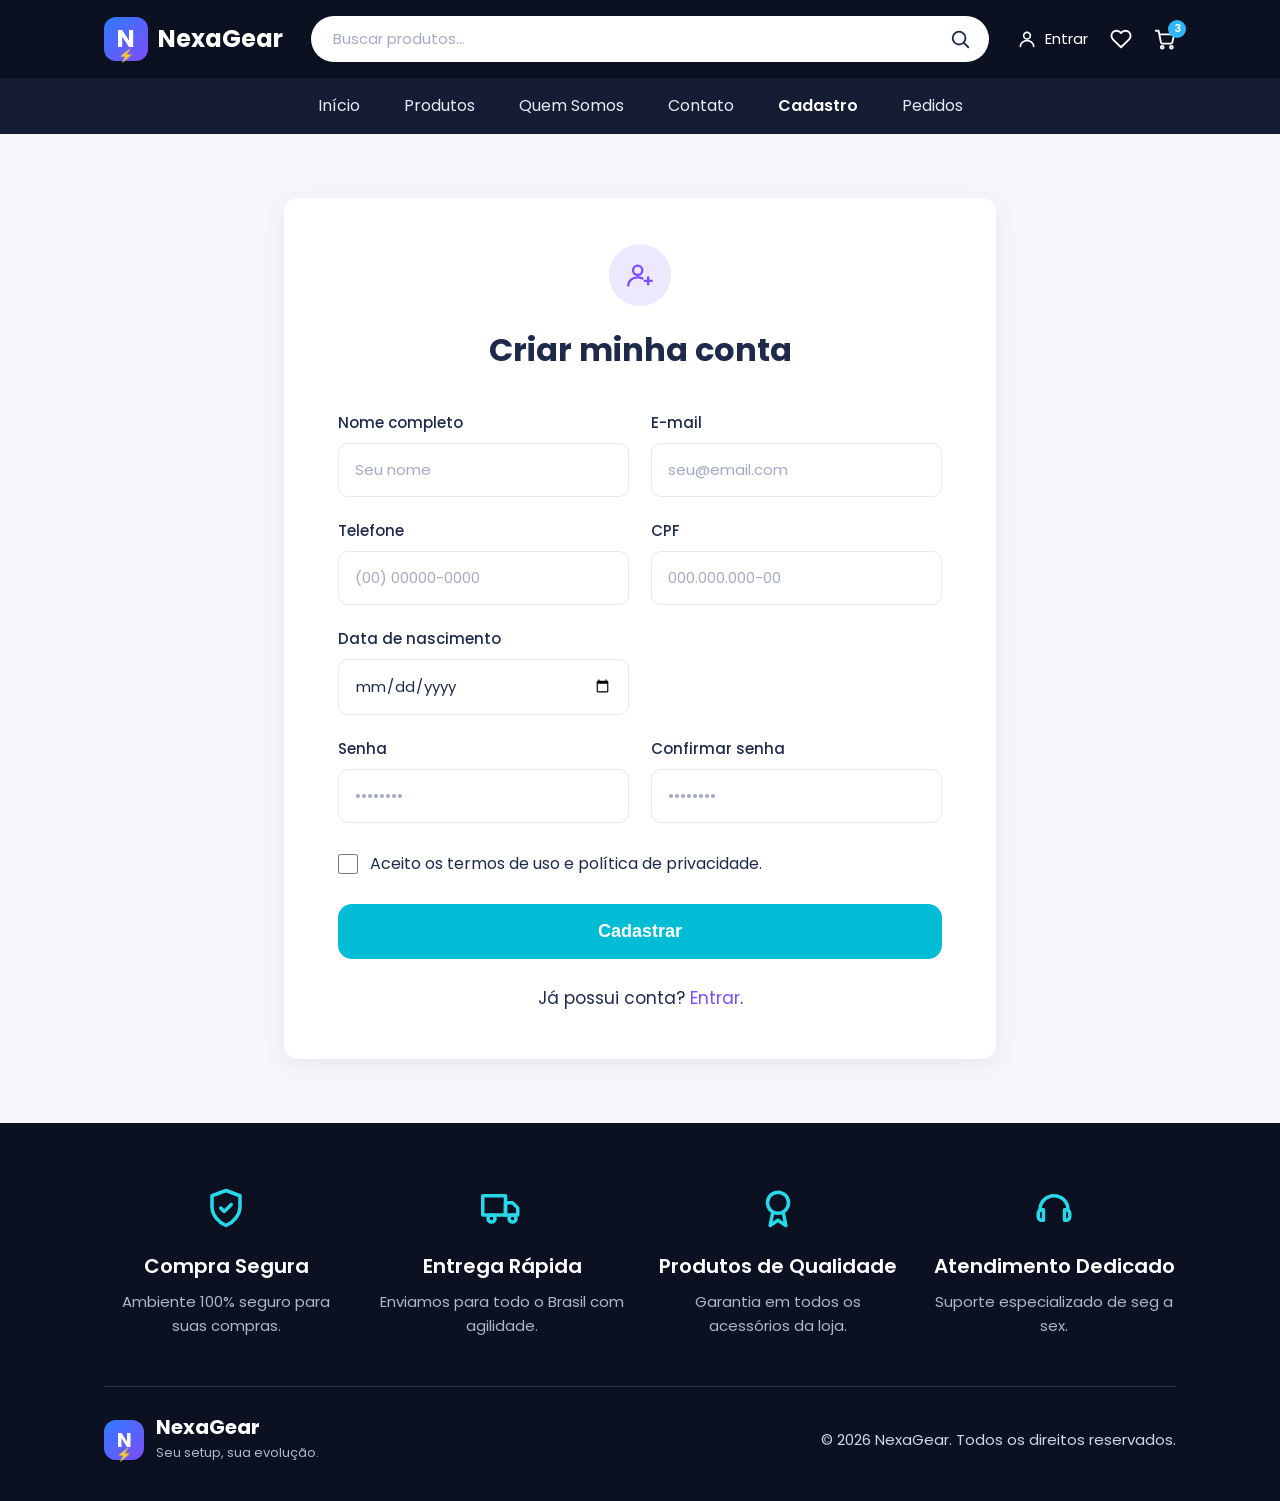
<file: cadastro.html>
<!DOCTYPE html>
<html lang="pt-BR">
<head>
  <meta charset="UTF-8">
  <meta name="viewport" content="width=device-width, initial-scale=1.0">
  <title>Cadastro — NexaGear</title>
  <link rel="preconnect" href="https://fonts.googleapis.com">
  <link rel="preconnect" href="https://fonts.gstatic.com" crossorigin>
  <link href="https://fonts.googleapis.com/css2?family=Poppins:wght@400;500;600;700&display=swap" rel="stylesheet">
  <link rel="stylesheet" href="css/style.css">
</head>
<body>

  <!-- ============ TOPO ============ -->
  <header class="topbar">
    <div class="topbar-inner">
      <a class="brand" href="index.html">
        <span class="brand-badge">N</span>
        NexaGear
      </a>
      <form class="search" action="busca.html">
        <input type="text" placeholder="Buscar produtos...">
        <button type="submit" aria-label="Buscar">
          <svg width="22" height="22" viewBox="0 0 24 24" fill="none" stroke="currentColor" stroke-width="2" stroke-linecap="round"><circle cx="11" cy="11" r="7"/><line x1="21" y1="21" x2="16.5" y2="16.5"/></svg>
        </button>
      </form>
      <div class="top-actions">
        <a href="cadastro.html">
          <svg width="20" height="20" viewBox="0 0 24 24" fill="none" stroke="currentColor" stroke-width="2" stroke-linecap="round"><circle cx="12" cy="8" r="4"/><path d="M4 21c0-4 3.6-7 8-7s8 3 8 7"/></svg>
          Entrar
        </a>
        <a href="#" aria-label="Favoritos">
          <svg width="22" height="22" viewBox="0 0 24 24" fill="none" stroke="currentColor" stroke-width="2" stroke-linecap="round" stroke-linejoin="round"><path d="M20.8 4.6a5.5 5.5 0 0 0-7.8 0L12 5.6l-1-1a5.5 5.5 0 0 0-7.8 7.8l1 1L12 21l7.8-7.6 1-1a5.5 5.5 0 0 0 0-7.8z"/></svg>
        </a>
        <a href="pedidos.html" class="cart" aria-label="Carrinho">
          <svg width="22" height="22" viewBox="0 0 24 24" fill="none" stroke="currentColor" stroke-width="2" stroke-linecap="round" stroke-linejoin="round"><circle cx="9" cy="21" r="1.5"/><circle cx="19" cy="21" r="1.5"/><path d="M2 3h3l2.5 12.5a2 2 0 0 0 2 1.5h8.6a2 2 0 0 0 2-1.6L22 7H6"/></svg>
          <span class="badge">3</span>
        </a>
      </div>
    </div>
    <nav class="mainnav">
      <ul>
        <li><a href="index.html">Início</a></li>
        <li><a href="produtos.html">Produtos</a></li>
        <li><a href="quem-somos.html">Quem Somos</a></li>
        <li><a href="contato.html">Contato</a></li>
        <li><a class="active" href="cadastro.html">Cadastro</a></li>
        <li><a href="pedidos.html">Pedidos</a></li>
      </ul>
    </nav>
  </header>

  <!-- ============ CADASTRO ============ -->
  <main class="section">
    <div class="container register-wrap">

      <form class="register-card">
        <div class="register-head">
          <div class="register-icon">
            <svg width="28" height="28" viewBox="0 0 24 24" fill="none" stroke="currentColor" stroke-width="2" stroke-linecap="round"><circle cx="10" cy="8" r="4"/><path d="M2 21c0-4 3.6-7 8-7 1.5 0 3 .4 4.2 1"/><line x1="19" y1="14" x2="19" y2="20"/><line x1="16" y1="17" x2="22" y2="17"/></svg>
          </div>
          <h1>Criar minha conta</h1>
        </div>

        <div class="form-grid">
          <div class="field">
            <label for="nome">Nome completo</label>
            <input id="nome" type="text" placeholder="Seu nome">
          </div>
          <div class="field">
            <label for="email">E-mail</label>
            <input id="email" type="email" placeholder="seu@email.com">
          </div>
          <div class="field">
            <label for="telefone">Telefone</label>
            <input id="telefone" type="tel" placeholder="(00) 00000-0000">
          </div>
          <div class="field">
            <label for="cpf">CPF</label>
            <input id="cpf" type="text" placeholder="000.000.000-00">
          </div>
          <div class="field">
            <label for="nascimento">Data de nascimento</label>
            <input id="nascimento" type="date">
          </div>
          <div class="field"></div>
          <div class="field">
            <label for="senha">Senha</label>
            <input id="senha" type="password" placeholder="••••••••">
          </div>
          <div class="field">
            <label for="confirmar">Confirmar senha</label>
            <input id="confirmar" type="password" placeholder="••••••••">
          </div>
        </div>

        <label class="terms">
          <input type="checkbox">
          Aceito os termos de uso e política de privacidade.
        </label>

        <button class="btn-cyan" type="submit">Cadastrar</button>

        <p class="login-note">Já possui conta? <a href="#">Entrar</a>.</p>
      </form>

    </div>
  </main>

  <!-- ============ FOOTER ============ -->
  <footer class="site-footer">
    <div class="features">
      <div class="feature">
        <svg width="42" height="42" viewBox="0 0 24 24" fill="none" stroke="currentColor" stroke-width="2" stroke-linecap="round" stroke-linejoin="round"><path d="M12 2l8 3v6c0 5-3.5 9-8 11-4.5-2-8-6-8-11V5z"/><path d="M9 12l2 2 4-4"/></svg>
        <h3>Compra Segura</h3>
        <p>Ambiente 100% seguro para suas compras.</p>
      </div>
      <div class="feature">
        <svg width="42" height="42" viewBox="0 0 24 24" fill="none" stroke="currentColor" stroke-width="2" stroke-linecap="round" stroke-linejoin="round"><path d="M1 5h13v11H1z"/><path d="M14 9h4l3 3v4h-7z"/><circle cx="6" cy="18" r="2"/><circle cx="18" cy="18" r="2"/></svg>
        <h3>Entrega Rápida</h3>
        <p>Enviamos para todo o Brasil com agilidade.</p>
      </div>
      <div class="feature">
        <svg width="42" height="42" viewBox="0 0 24 24" fill="none" stroke="currentColor" stroke-width="2" stroke-linecap="round" stroke-linejoin="round"><circle cx="12" cy="9" r="6"/><path d="M9 14.5L7.5 22l4.5-3 4.5 3-1.5-7.5"/></svg>
        <h3>Produtos de Qualidade</h3>
        <p>Garantia em todos os acessórios da loja.</p>
      </div>
      <div class="feature">
        <svg width="42" height="42" viewBox="0 0 24 24" fill="none" stroke="currentColor" stroke-width="2" stroke-linecap="round" stroke-linejoin="round"><path d="M4 13a8 8 0 0 1 16 0"/><path d="M3 15a2 2 0 0 1 2-2h1v6H5a2 2 0 0 1-2-2z"/><path d="M21 15a2 2 0 0 0-2-2h-1v6h1a2 2 0 0 0 2-2z"/></svg>
        <h3>Atendimento Dedicado</h3>
        <p>Suporte especializado de seg a sex.</p>
      </div>
    </div>
    <div class="footer-divider"></div>
    <div class="footer-bottom">
      <div class="footer-brand">
        <span class="brand-badge">N</span>
        <div>
          <strong>NexaGear</strong>
          <small>Seu setup, sua evolução.</small>
        </div>
      </div>
      <p class="copyright">© 2026 NexaGear. Todos os direitos reservados.</p>
    </div>
  </footer>

</body>
</html>
</file>
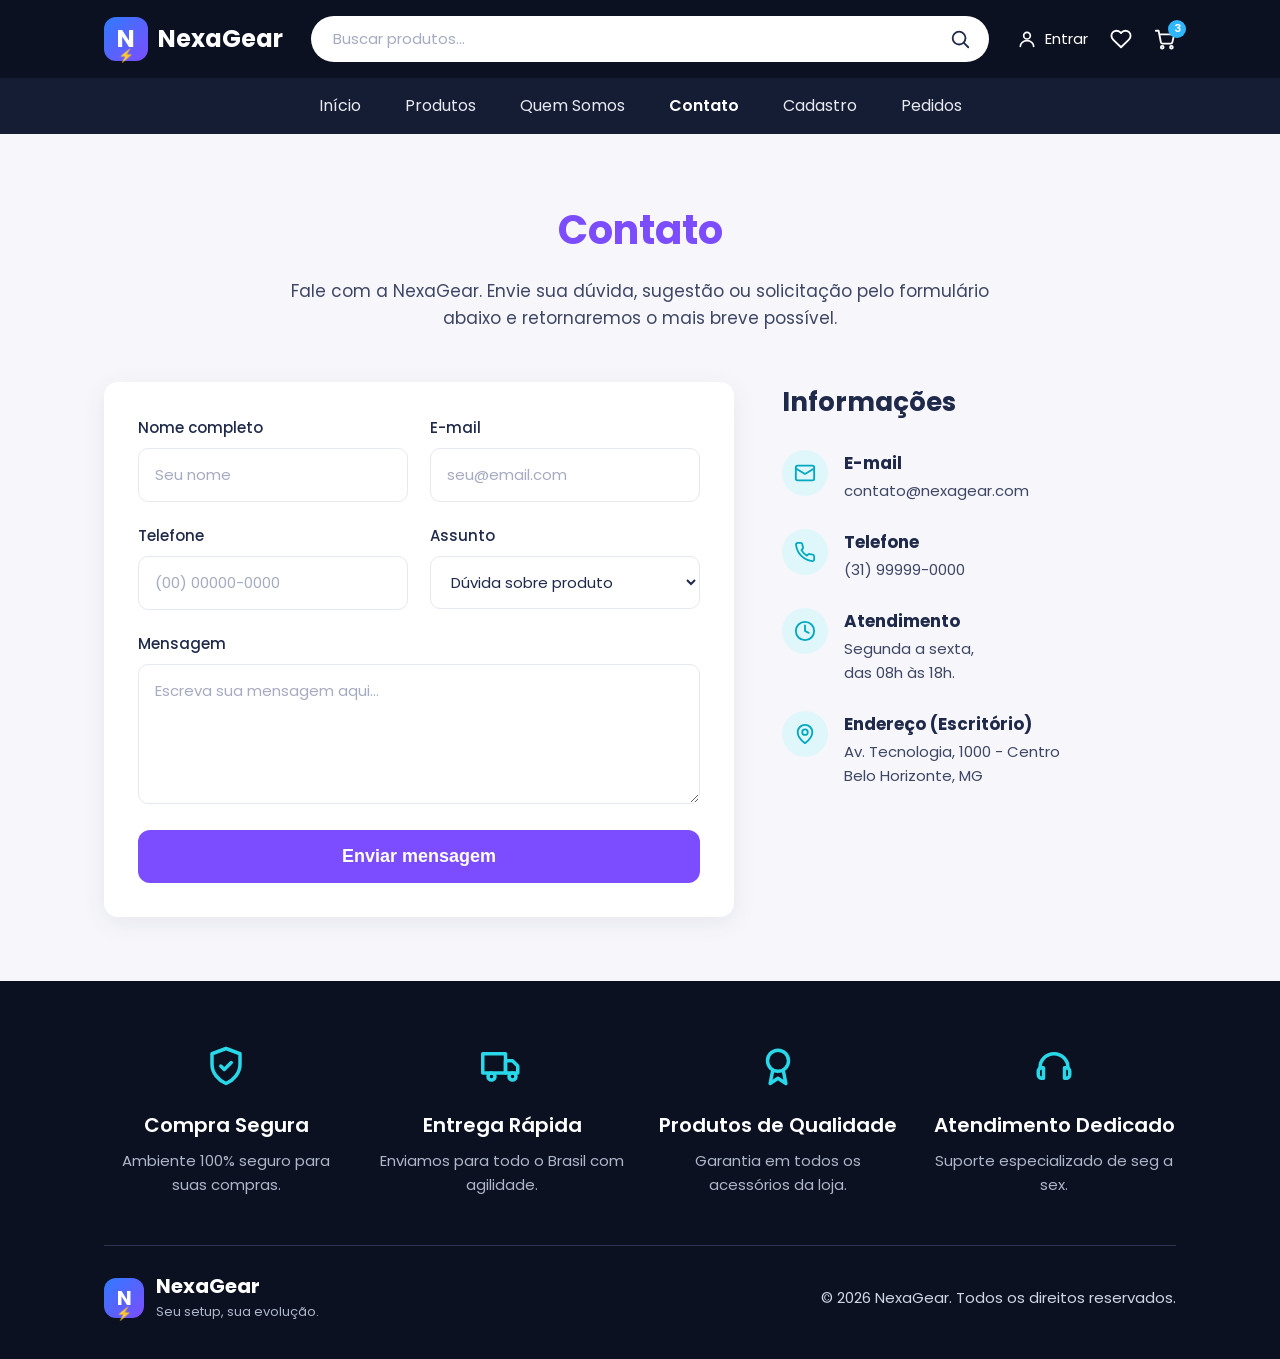
<file: contato.html>
<!DOCTYPE html>
<html lang="pt-BR">
<head>
  <meta charset="UTF-8">
  <meta name="viewport" content="width=device-width, initial-scale=1.0">
  <title>Contato — NexaGear</title>
  <link rel="preconnect" href="https://fonts.googleapis.com">
  <link rel="preconnect" href="https://fonts.gstatic.com" crossorigin>
  <link href="https://fonts.googleapis.com/css2?family=Poppins:wght@400;500;600;700&display=swap" rel="stylesheet">
  <link rel="stylesheet" href="css/style.css">
</head>
<body>

  <!-- ============ TOPO ============ -->
  <header class="topbar">
    <div class="topbar-inner">
      <a class="brand" href="index.html">
        <span class="brand-badge">N</span>
        NexaGear
      </a>
      <form class="search" action="busca.html">
        <input type="text" placeholder="Buscar produtos...">
        <button type="submit" aria-label="Buscar">
          <svg width="22" height="22" viewBox="0 0 24 24" fill="none" stroke="currentColor" stroke-width="2" stroke-linecap="round"><circle cx="11" cy="11" r="7"/><line x1="21" y1="21" x2="16.5" y2="16.5"/></svg>
        </button>
      </form>
      <div class="top-actions">
        <a href="cadastro.html">
          <svg width="20" height="20" viewBox="0 0 24 24" fill="none" stroke="currentColor" stroke-width="2" stroke-linecap="round"><circle cx="12" cy="8" r="4"/><path d="M4 21c0-4 3.6-7 8-7s8 3 8 7"/></svg>
          Entrar
        </a>
        <a href="#" aria-label="Favoritos">
          <svg width="22" height="22" viewBox="0 0 24 24" fill="none" stroke="currentColor" stroke-width="2" stroke-linecap="round" stroke-linejoin="round"><path d="M20.8 4.6a5.5 5.5 0 0 0-7.8 0L12 5.6l-1-1a5.5 5.5 0 0 0-7.8 7.8l1 1L12 21l7.8-7.6 1-1a5.5 5.5 0 0 0 0-7.8z"/></svg>
        </a>
        <a href="pedidos.html" class="cart" aria-label="Carrinho">
          <svg width="22" height="22" viewBox="0 0 24 24" fill="none" stroke="currentColor" stroke-width="2" stroke-linecap="round" stroke-linejoin="round"><circle cx="9" cy="21" r="1.5"/><circle cx="19" cy="21" r="1.5"/><path d="M2 3h3l2.5 12.5a2 2 0 0 0 2 1.5h8.6a2 2 0 0 0 2-1.6L22 7H6"/></svg>
          <span class="badge">3</span>
        </a>
      </div>
    </div>
    <nav class="mainnav">
      <ul>
        <li><a href="index.html">Início</a></li>
        <li><a href="produtos.html">Produtos</a></li>
        <li><a href="quem-somos.html">Quem Somos</a></li>
        <li><a class="active" href="contato.html">Contato</a></li>
        <li><a href="cadastro.html">Cadastro</a></li>
        <li><a href="pedidos.html">Pedidos</a></li>
      </ul>
    </nav>
  </header>

  <!-- ============ CONTATO ============ -->
  <main class="section">
    <div class="container">

      <div class="contact-header">
        <h1>Contato</h1>
        <p>Fale com a NexaGear. Envie sua dúvida, sugestão ou solicitação pelo formulário abaixo e retornaremos o mais breve possível.</p>
      </div>

      <div class="contact-layout">

        <form class="form-card">
          <div class="form-grid">
            <div class="field">
              <label for="nome">Nome completo</label>
              <input id="nome" type="text" placeholder="Seu nome">
            </div>
            <div class="field">
              <label for="email">E-mail</label>
              <input id="email" type="email" placeholder="seu@email.com">
            </div>
            <div class="field">
              <label for="telefone">Telefone</label>
              <input id="telefone" type="tel" placeholder="(00) 00000-0000">
            </div>
            <div class="field">
              <label for="assunto">Assunto</label>
              <select id="assunto" class="select">
                <option>Dúvida sobre produto</option>
                <option>Pedido</option>
                <option>Troca ou devolução</option>
                <option>Sugestão</option>
                <option>Outro</option>
              </select>
            </div>
            <div class="field full">
              <label for="mensagem">Mensagem</label>
              <textarea id="mensagem" placeholder="Escreva sua mensagem aqui..."></textarea>
            </div>
          </div>
          <button class="btn-purple btn-block" type="submit">Enviar mensagem</button>
        </form>

        <aside class="info-side">
          <h2>Informações</h2>

          <div class="info-item">
            <div class="info-icon">
              <svg width="22" height="22" viewBox="0 0 24 24" fill="none" stroke="currentColor" stroke-width="2" stroke-linecap="round" stroke-linejoin="round"><rect x="2" y="4" width="20" height="16" rx="2"/><path d="M2 7l10 6 10-6"/></svg>
            </div>
            <div>
              <h3>E-mail</h3>
              <p>contato@nexagear.com</p>
            </div>
          </div>

          <div class="info-item">
            <div class="info-icon">
              <svg width="22" height="22" viewBox="0 0 24 24" fill="none" stroke="currentColor" stroke-width="2" stroke-linecap="round" stroke-linejoin="round"><path d="M22 16.9v3a2 2 0 0 1-2.2 2 19.8 19.8 0 0 1-8.6-3 19.5 19.5 0 0 1-6-6 19.8 19.8 0 0 1-3-8.7A2 2 0 0 1 4.1 2h3a2 2 0 0 1 2 1.7c.1 1 .4 2 .7 2.9a2 2 0 0 1-.5 2.1L8.1 10a16 16 0 0 0 6 6l1.3-1.3a2 2 0 0 1 2.1-.4c.9.3 1.9.5 2.9.6a2 2 0 0 1 1.6 2z"/></svg>
            </div>
            <div>
              <h3>Telefone</h3>
              <p>(31) 99999-0000</p>
            </div>
          </div>

          <div class="info-item">
            <div class="info-icon">
              <svg width="22" height="22" viewBox="0 0 24 24" fill="none" stroke="currentColor" stroke-width="2" stroke-linecap="round" stroke-linejoin="round"><circle cx="12" cy="12" r="10"/><path d="M12 6v6l4 2"/></svg>
            </div>
            <div>
              <h3>Atendimento</h3>
              <p>Segunda a sexta,<br>das 08h às 18h.</p>
            </div>
          </div>

          <div class="info-item">
            <div class="info-icon">
              <svg width="22" height="22" viewBox="0 0 24 24" fill="none" stroke="currentColor" stroke-width="2" stroke-linecap="round" stroke-linejoin="round"><path d="M20 10c0 6-8 12-8 12s-8-6-8-12a8 8 0 0 1 16 0z"/><circle cx="12" cy="10" r="3"/></svg>
            </div>
            <div>
              <h3>Endereço (Escritório)</h3>
              <p>Av. Tecnologia, 1000 - Centro<br>Belo Horizonte, MG</p>
            </div>
          </div>
        </aside>

      </div>
    </div>
  </main>

  <!-- ============ FOOTER ============ -->
  <footer class="site-footer">
    <div class="features">
      <div class="feature">
        <svg width="42" height="42" viewBox="0 0 24 24" fill="none" stroke="currentColor" stroke-width="2" stroke-linecap="round" stroke-linejoin="round"><path d="M12 2l8 3v6c0 5-3.5 9-8 11-4.5-2-8-6-8-11V5z"/><path d="M9 12l2 2 4-4"/></svg>
        <h3>Compra Segura</h3>
        <p>Ambiente 100% seguro para suas compras.</p>
      </div>
      <div class="feature">
        <svg width="42" height="42" viewBox="0 0 24 24" fill="none" stroke="currentColor" stroke-width="2" stroke-linecap="round" stroke-linejoin="round"><path d="M1 5h13v11H1z"/><path d="M14 9h4l3 3v4h-7z"/><circle cx="6" cy="18" r="2"/><circle cx="18" cy="18" r="2"/></svg>
        <h3>Entrega Rápida</h3>
        <p>Enviamos para todo o Brasil com agilidade.</p>
      </div>
      <div class="feature">
        <svg width="42" height="42" viewBox="0 0 24 24" fill="none" stroke="currentColor" stroke-width="2" stroke-linecap="round" stroke-linejoin="round"><circle cx="12" cy="9" r="6"/><path d="M9 14.5L7.5 22l4.5-3 4.5 3-1.5-7.5"/></svg>
        <h3>Produtos de Qualidade</h3>
        <p>Garantia em todos os acessórios da loja.</p>
      </div>
      <div class="feature">
        <svg width="42" height="42" viewBox="0 0 24 24" fill="none" stroke="currentColor" stroke-width="2" stroke-linecap="round" stroke-linejoin="round"><path d="M4 13a8 8 0 0 1 16 0"/><path d="M3 15a2 2 0 0 1 2-2h1v6H5a2 2 0 0 1-2-2z"/><path d="M21 15a2 2 0 0 0-2-2h-1v6h1a2 2 0 0 0 2-2z"/></svg>
        <h3>Atendimento Dedicado</h3>
        <p>Suporte especializado de seg a sex.</p>
      </div>
    </div>
    <div class="footer-divider"></div>
    <div class="footer-bottom">
      <div class="footer-brand">
        <span class="brand-badge">N</span>
        <div>
          <strong>NexaGear</strong>
          <small>Seu setup, sua evolução.</small>
        </div>
      </div>
      <p class="copyright">© 2026 NexaGear. Todos os direitos reservados.</p>
    </div>
  </footer>

</body>
</html>
</file>
<file: css/style.css>
/* ============================================
   NexaGear — Réplica do design (Figma)
   HTML + CSS puro, sem JS
   ============================================ */

:root {
  --dark: #0b1120;          /* topo / footer */
  --dark-2: #141d33;        /* faixa do menu */
  --ink: #1f2a4b;           /* títulos escuros */
  --text: #3d4664;          /* texto corrido */
  --muted: #8b93ab;         /* texto secundário */
  --purple: #7c4dff;        /* roxo (links, botões) */
  --purple-dark: #6a3df2;
  --cyan: #00bcd4;          /* ciano (botões, ícones) */
  --cyan-light: #29d8e8;
  --yellow: #ffd54d;        /* selo 10% OFF */
  --green: #22c55e;
  --red: #e5484d;
  --bg: #f7f7fb;
  --card: #ffffff;
  --line: #e7e9f2;
  --radius: 14px;
  --shadow: 0 6px 24px rgba(31, 42, 75, 0.08);
}

* { margin: 0; padding: 0; box-sizing: border-box; }

body {
  font-family: "Poppins", "Segoe UI", sans-serif;
  background: var(--bg);
  color: var(--text);
  font-size: 16px;
  line-height: 1.6;
}

img { display: block; max-width: 100%; }
a { text-decoration: none; color: inherit; }
ul { list-style: none; }

.container { max-width: 1120px; margin: 0 auto; padding: 0 24px; }

/* ============ TOPO ============ */
.topbar { background: var(--dark); }

.topbar-inner {
  max-width: 1120px;
  margin: 0 auto;
  padding: 16px 24px;
  display: flex;
  align-items: center;
  gap: 28px;
}

.brand {
  display: flex;
  align-items: center;
  gap: 10px;
  color: #fff;
  font-size: 24px;
  font-weight: 700;
  white-space: nowrap;
}

.brand-badge {
  position: relative;
  width: 44px;
  height: 44px;
  border-radius: 12px;
  background: linear-gradient(135deg, #2f7bff 0%, #7c4dff 100%);
  display: flex;
  align-items: center;
  justify-content: center;
  color: #fff;
  font-size: 24px;
  font-weight: 700;
}

.brand-badge::after {
  content: "⚡";
  position: absolute;
  bottom: -6px;
  left: 50%;
  transform: translateX(-50%);
  font-size: 13px;
}

.search {
  flex: 1;
  display: flex;
  align-items: center;
  background: #fff;
  border-radius: 999px;
  padding: 4px 6px 4px 22px;
}

.search input {
  flex: 1;
  border: 0;
  outline: 0;
  font: inherit;
  font-size: 15px;
  color: var(--ink);
  background: transparent;
}

.search input::placeholder { color: #a5abc0; }

.search button {
  border: 0;
  background: transparent;
  cursor: pointer;
  padding: 8px 12px;
  display: flex;
  color: var(--ink);
}

.top-actions {
  display: flex;
  align-items: center;
  gap: 22px;
  color: #fff;
}

.top-actions a { display: flex; align-items: center; gap: 8px; font-size: 15px; }

.cart { position: relative; }

.cart .badge {
  position: absolute;
  top: -8px;
  right: -10px;
  background: #2fb6ff;
  color: #fff;
  font-size: 11px;
  font-weight: 600;
  width: 18px;
  height: 18px;
  border-radius: 50%;
  display: flex;
  align-items: center;
  justify-content: center;
}

.mainnav { background: var(--dark-2); }

.mainnav ul {
  max-width: 1120px;
  margin: 0 auto;
  padding: 0 24px;
  display: flex;
  justify-content: center;
  gap: 44px;
}

.mainnav a {
  display: block;
  padding: 15px 0;
  color: #e8eaf2;
  font-size: 16px;
}

.mainnav a:hover, .mainnav a.active { color: #fff; font-weight: 600; }

/* ============ HERO (home) ============ */
.hero {
  background: linear-gradient(100deg, #00b6d8 0%, #2f6bff 48%, #7c3aed 100%);
  color: #fff;
  padding: 96px 0 110px;
}

.hero-inner {
  max-width: 1120px;
  margin: 0 auto;
  padding: 0 24px;
  display: grid;
  grid-template-columns: 1.2fr 1fr;
  align-items: center;
  gap: 48px;
}

.hero h1 {
  font-size: 52px;
  line-height: 1.15;
  font-weight: 700;
  margin-bottom: 22px;
}

.hero p { font-size: 19px; margin-bottom: 34px; opacity: 0.95; }

.hero-img { border-radius: 16px; box-shadow: 0 18px 40px rgba(0, 0, 0, 0.35); }

.btn-cta {
  display: inline-block;
  background: var(--cyan);
  color: #fff;
  font-weight: 600;
  font-size: 17px;
  padding: 16px 40px;
  border-radius: 999px;
  border: 0;
  cursor: pointer;
  transition: 0.2s;
}

.btn-cta:hover { background: #00a9bf; }

/* ============ SEÇÕES ============ */
.section { padding: 64px 0; }

.section-head {
  display: flex;
  align-items: center;
  justify-content: space-between;
  margin-bottom: 34px;
}

.section-head h2 {
  color: var(--ink);
  font-size: 30px;
  font-weight: 700;
  letter-spacing: 0.5px;
  text-transform: uppercase;
}

.link-purple { color: var(--purple); font-size: 16px; }
.link-purple:hover { text-decoration: underline; }

/* ============ CARDS DE PRODUTO ============ */
.grid-4 {
  display: grid;
  grid-template-columns: repeat(4, 1fr);
  gap: 24px;
}

.grid-2 {
  display: grid;
  grid-template-columns: repeat(2, 1fr);
  gap: 28px;
}

.card {
  background: var(--card);
  border-radius: var(--radius);
  box-shadow: var(--shadow);
  padding: 18px;
  display: flex;
  flex-direction: column;
}

.card-media { position: relative; margin-bottom: 18px; }

.card-media img {
  width: 100%;
  height: 160px;
  object-fit: cover;
  border-radius: 8px;
}

.off {
  position: absolute;
  top: 10px;
  right: 10px;
  background: var(--yellow);
  color: #3c2f00;
  font-size: 12px;
  font-weight: 700;
  padding: 4px 10px;
  border-radius: 999px;
}

.card h3 { color: var(--ink); font-size: 19px; font-weight: 600; line-height: 1.3; }

.rating {
  display: flex;
  align-items: center;
  gap: 6px;
  margin: 8px 0 14px;
  color: var(--ink);
  font-weight: 600;
  font-size: 15px;
}

.rating .star { color: #f5b301; }
.rating .count { color: var(--muted); font-weight: 400; }

.price {
  color: var(--ink);
  font-size: 22px;
  font-weight: 700;
  margin-bottom: 14px;
  margin-top: auto;
}

.btn-ghost {
  display: block;
  text-align: center;
  background: #f1f2f7;
  color: var(--ink);
  font-weight: 500;
  padding: 12px;
  border-radius: 10px;
  transition: 0.2s;
}

.btn-ghost:hover { background: #e6e8f0; }

/* ============ FAIXA FRETE ============ */
.shipping-strip {
  background: #e8f8fd;
  padding: 26px 0;
  text-align: center;
  color: var(--ink);
  font-size: 21px;
  font-weight: 600;
}

.shipping-strip .highlight { color: var(--cyan); }

.shipping-strip .truck {
  vertical-align: middle;
  margin-right: 12px;
  color: var(--cyan);
}

/* ============ FOOTER + DIFERENCIAIS ============ */
.site-footer { background: var(--dark); color: #cfd5e4; margin-top: 0; }

.features {
  max-width: 1120px;
  margin: 0 auto;
  padding: 64px 24px 48px;
  display: grid;
  grid-template-columns: repeat(4, 1fr);
  gap: 32px;
  text-align: center;
}

.feature svg { color: var(--cyan-light); margin: 0 auto 14px; }

.feature h3 { color: #fff; font-size: 20px; font-weight: 600; margin-bottom: 8px; }

.feature p { font-size: 15px; color: #aeb6ca; }

.footer-divider {
  max-width: 1072px;
  margin: 0 auto;
  border-top: 1px solid #2a3450;
}

.footer-bottom {
  max-width: 1120px;
  margin: 0 auto;
  padding: 28px 24px 36px;
  display: flex;
  align-items: center;
  justify-content: space-between;
  gap: 24px;
}

.footer-brand { display: flex; align-items: center; gap: 12px; }

.footer-brand .brand-badge { width: 40px; height: 40px; font-size: 20px; }

.footer-brand strong { color: #fff; font-size: 20px; display: block; line-height: 1.2; }

.footer-brand small { color: #aeb6ca; font-size: 13px; }

.copyright { color: #cfd5e4; font-size: 15px; }

/* ============ PÁGINA PRODUTOS ============ */
.catalog {
  display: grid;
  grid-template-columns: 260px 1fr;
  gap: 40px;
  align-items: start;
}

.sidebar h2 { color: var(--ink); font-size: 22px; font-weight: 700; margin-bottom: 18px; }

.cat-list li a {
  display: block;
  padding: 13px 18px;
  border-radius: 10px;
  color: var(--text);
  font-size: 16px;
}

.cat-list li a:hover { background: #eef0f6; }

.cat-list li a.active {
  background: #dff6fb;
  color: #00a9bf;
  font-weight: 600;
}

.catalog-head {
  display: flex;
  align-items: flex-start;
  justify-content: space-between;
  gap: 24px;
  margin-bottom: 30px;
}

.catalog-head h1 { color: var(--ink); font-size: 34px; font-weight: 700; line-height: 1.2; }

.select {
  font: inherit;
  font-size: 15px;
  color: var(--ink);
  padding: 12px 16px;
  border: 1px solid var(--line);
  border-radius: 10px;
  background: #fff;
  outline: none;
}

/* ============ DETALHE DO PRODUTO ============ */
.breadcrumb { font-size: 15px; color: var(--muted); margin-bottom: 28px; }
.breadcrumb strong { color: var(--ink); }
.breadcrumb a:hover { text-decoration: underline; }

.product-page {
  display: grid;
  grid-template-columns: 1fr 1fr;
  gap: 52px;
  align-items: start;
}

.gallery-main {
  background: #eceef4;
  border-radius: var(--radius);
  overflow: hidden;
  margin-bottom: 16px;
}

.gallery-main img { width: 100%; height: 340px; object-fit: cover; }

.thumbs { display: flex; gap: 16px; }

.thumbs .thumb {
  width: 96px;
  height: 88px;
  border-radius: 10px;
  border: 2px solid transparent;
  overflow: hidden;
  background: #eceef4;
  cursor: pointer;
}

.thumbs .thumb img { width: 100%; height: 100%; object-fit: cover; }

.thumbs .thumb.selected { border-color: var(--purple); }

.product-info h1 { color: var(--ink); font-size: 36px; font-weight: 700; margin-bottom: 10px; }

.product-rating { display: flex; align-items: center; gap: 12px; margin-bottom: 22px; }

.product-rating .stars { color: #f5b301; font-size: 20px; letter-spacing: 2px; }

.product-rating a { color: var(--cyan); font-size: 15px; }

.product-price { color: var(--ink); font-size: 42px; font-weight: 700; line-height: 1; }

.installments { color: var(--muted); font-size: 15px; margin: 10px 0 28px; }

.product-info h2 { color: var(--ink); font-size: 19px; font-weight: 700; margin-bottom: 10px; }

.product-desc { margin-bottom: 26px; font-size: 17px; }

.details-list { margin-bottom: 30px; }

.details-list li {
  display: flex;
  align-items: center;
  gap: 10px;
  font-size: 16px;
  margin-bottom: 10px;
}

.details-list .check { color: var(--green); flex-shrink: 0; }

.qty-row { display: flex; align-items: center; gap: 16px; margin-bottom: 26px; }

.qty-row .label { color: var(--ink); font-weight: 600; font-size: 17px; }

.stepper {
  display: flex;
  align-items: center;
  background: #eef0f6;
  border-radius: 10px;
  overflow: hidden;
}

.stepper button {
  border: 0;
  background: transparent;
  font-size: 18px;
  color: var(--ink);
  width: 40px;
  height: 42px;
  cursor: pointer;
}

.stepper span { min-width: 34px; text-align: center; color: var(--ink); font-weight: 600; }

.buy-row { display: flex; gap: 16px; margin-bottom: 28px; }

.btn-outline-purple {
  flex: 1;
  text-align: center;
  border: 2px solid var(--purple);
  color: var(--purple);
  font-weight: 600;
  font-size: 17px;
  padding: 14px 20px;
  border-radius: 12px;
  background: #fff;
  cursor: pointer;
  transition: 0.2s;
}

.btn-outline-purple:hover { background: #f4f0ff; }

.btn-purple {
  flex: 1;
  text-align: center;
  background: var(--purple);
  color: #fff;
  font-weight: 600;
  font-size: 17px;
  padding: 14px 20px;
  border-radius: 12px;
  border: 0;
  cursor: pointer;
  transition: 0.2s;
}

.btn-purple:hover { background: var(--purple-dark); }

.freight-note {
  display: flex;
  align-items: center;
  gap: 10px;
  color: var(--text);
  font-size: 16px;
}

.freight-note svg { color: var(--cyan); }

/* ============ QUEM SOMOS ============ */
.page-title { color: var(--purple); font-size: 40px; font-weight: 700; margin-bottom: 34px; }

.about {
  display: grid;
  grid-template-columns: 1fr 1fr;
  gap: 56px;
  align-items: start;
  margin-bottom: 64px;
}

.about p { font-size: 17px; margin-bottom: 24px; }

.about p:last-child { margin-bottom: 0; }

.about img { border-radius: var(--radius); box-shadow: var(--shadow); }

.grid-3 { display: grid; grid-template-columns: repeat(3, 1fr); gap: 28px; }

.value-card {
  background: var(--card);
  border-radius: var(--radius);
  box-shadow: var(--shadow);
  padding: 30px;
  min-height: 300px;
}

.value-icon {
  width: 56px;
  height: 56px;
  border-radius: 50%;
  display: flex;
  align-items: center;
  justify-content: center;
  margin-bottom: 22px;
}

.value-icon.cyan { background: #dff6fb; color: #00b6d8; }
.value-icon.purple { background: #ede8fd; color: var(--purple); }
.value-icon.yellow { background: #fdf3d7; color: #f0b429; }

.value-card h3 { color: var(--ink); font-size: 24px; font-weight: 700; margin-bottom: 14px; }

.value-card ul li { margin-bottom: 6px; font-size: 16px; }

.value-card ul li::before { content: "• "; }

/* ============ CONTATO ============ */
.contact-header { text-align: center; margin-bottom: 50px; }

.contact-header h1 { color: var(--purple); font-size: 40px; font-weight: 700; margin-bottom: 16px; }

.contact-header p { font-size: 17px; max-width: 720px; margin: 0 auto; }

.contact-layout {
  display: grid;
  grid-template-columns: 1.6fr 1fr;
  gap: 48px;
  align-items: start;
}

.form-card {
  background: var(--card);
  border-radius: var(--radius);
  box-shadow: var(--shadow);
  padding: 34px;
}

.form-grid { display: grid; grid-template-columns: 1fr 1fr; gap: 22px; }

.field { display: flex; flex-direction: column; gap: 8px; }

.field.full { grid-column: 1 / -1; }

.field label { color: var(--ink); font-weight: 500; font-size: 15px; }

.field input,
.field select,
.field textarea {
  font: inherit;
  font-size: 15px;
  color: var(--ink);
  padding: 14px 16px;
  border: 1px solid var(--line);
  border-radius: 10px;
  background: #fff;
  outline: none;
  width: 100%;
}

.field input::placeholder,
.field textarea::placeholder { color: #a5abc0; }

.field input:focus,
.field select:focus,
.field textarea:focus { border-color: var(--purple); }

.field textarea { min-height: 140px; resize: vertical; }

.btn-block { display: block; width: 100%; margin-top: 26px; font-size: 18px; padding: 16px; }

.info-side h2 { color: var(--ink); font-size: 26px; font-weight: 700; margin-bottom: 26px; }

.info-item { display: flex; gap: 16px; margin-bottom: 26px; }

.info-icon {
  width: 46px;
  height: 46px;
  border-radius: 50%;
  background: #dff6fb;
  color: #00a9bf;
  display: flex;
  align-items: center;
  justify-content: center;
  flex-shrink: 0;
}

.info-item h3 { color: var(--ink); font-size: 17px; font-weight: 700; margin-bottom: 2px; }

.info-item p { font-size: 15px; }

/* ============ CADASTRO ============ */
.register-wrap { max-width: 760px; margin: 0 auto; }

.register-card {
  background: var(--card);
  border-radius: var(--radius);
  box-shadow: var(--shadow);
  padding: 46px 54px;
}

.register-head { text-align: center; margin-bottom: 36px; }

.register-icon {
  width: 62px;
  height: 62px;
  border-radius: 50%;
  background: #ede8fd;
  color: var(--purple);
  display: flex;
  align-items: center;
  justify-content: center;
  margin: 0 auto 18px;
}

.register-head h1 { color: var(--ink); font-size: 32px; font-weight: 700; }

.terms {
  display: flex;
  align-items: center;
  gap: 12px;
  margin: 28px 0;
  font-size: 16px;
  color: var(--ink);
}

.terms input { width: 20px; height: 20px; accent-color: var(--purple); }

.btn-cyan {
  display: block;
  width: 100%;
  background: var(--cyan);
  color: #fff;
  font-weight: 600;
  font-size: 18px;
  padding: 17px;
  border-radius: 14px;
  border: 0;
  cursor: pointer;
  text-align: center;
  transition: 0.2s;
}

.btn-cyan:hover { background: #00a9bf; }

.login-note { text-align: center; margin-top: 26px; font-size: 17px; color: var(--ink); }

.login-note a { color: var(--purple); }

.login-note a:hover { text-decoration: underline; }

/* ============ PEDIDOS ============ */
.orders-table {
  background: var(--card);
  border-radius: var(--radius);
  box-shadow: var(--shadow);
  overflow: hidden;
  margin-bottom: 36px;
}

.orders-table table { width: 100%; border-collapse: collapse; }

.orders-table thead th {
  background: #f2f3f8;
  text-align: left;
  color: var(--ink);
  font-size: 15px;
  font-weight: 600;
  padding: 16px 24px;
}

.orders-table thead th:nth-child(2),
.orders-table thead th:nth-child(3),
.orders-table thead th:nth-child(4) { text-align: center; }

.orders-table thead th:last-child { text-align: right; }

.orders-table td { padding: 22px 24px; border-top: 1px solid var(--line); vertical-align: middle; }

.order-product { display: flex; align-items: center; gap: 18px; }

.order-product img { width: 84px; height: 60px; object-fit: cover; border-radius: 8px; }

.order-product h3 { color: var(--ink); font-size: 18px; font-weight: 600; }

.remove-link {
  display: inline-flex;
  align-items: center;
  gap: 6px;
  color: var(--red);
  font-size: 15px;
  margin-top: 4px;
}

.remove-link:hover { text-decoration: underline; }

.td-price, .td-subtotal { color: var(--ink); font-weight: 700; font-size: 17px; text-align: center; }

.td-subtotal { text-align: right; }

.td-qty { text-align: center; }

.td-qty .stepper { display: inline-flex; }

.summary-card {
  background: var(--card);
  border-radius: var(--radius);
  box-shadow: var(--shadow);
  padding: 34px;
}

.summary-card h2 { color: var(--ink); font-size: 24px; font-weight: 700; margin-bottom: 22px; }

.summary-row {
  display: flex;
  justify-content: space-between;
  font-size: 17px;
  margin-bottom: 12px;
}

.summary-row .value { color: var(--ink); font-weight: 600; }

.summary-row .free { color: var(--green); font-weight: 600; }

.summary-total {
  display: flex;
  justify-content: space-between;
  border-top: 1px solid var(--line);
  padding-top: 18px;
  margin: 18px 0 26px;
}

.summary-total span { color: var(--ink); font-size: 20px; font-weight: 700; }

.summary-total strong { color: var(--purple); font-size: 30px; font-weight: 700; }

.btn-outline-gray {
  display: block;
  width: 100%;
  text-align: center;
  border: 1px solid var(--line);
  color: var(--ink);
  font-weight: 500;
  font-size: 17px;
  padding: 15px;
  border-radius: 12px;
  background: #fff;
  cursor: pointer;
  margin-top: 14px;
  transition: 0.2s;
}

.btn-outline-gray:hover { background: #f5f6fa; }

.secure-note {
  display: flex;
  align-items: center;
  justify-content: center;
  gap: 8px;
  margin-top: 20px;
  font-size: 16px;
}

.secure-note svg { color: var(--green); }

/* ============ BUSCA ============ */
.search-layout {
  display: grid;
  grid-template-columns: 300px 1fr;
  gap: 48px;
  align-items: start;
}

.filters h2 { color: var(--ink); font-size: 24px; font-weight: 700; margin-bottom: 24px; }

.filter-group { margin-bottom: 28px; }

.filter-group > label,
.filter-group > .group-label {
  display: block;
  color: var(--ink);
  font-weight: 600;
  font-size: 17px;
  margin-bottom: 12px;
}

.filter-group .select { width: 100%; }

.radio-row { display: flex; align-items: center; gap: 10px; margin-bottom: 12px; font-size: 16px; }

.radio-row input { width: 18px; height: 18px; accent-color: var(--purple); }

.results-title { color: var(--purple); font-size: 32px; font-weight: 700; margin-bottom: 30px; }

.result-card {
  background: var(--card);
  border-radius: var(--radius);
  box-shadow: var(--shadow);
  padding: 20px;
  display: grid;
  grid-template-columns: 130px 1fr auto;
  gap: 24px;
  align-items: center;
  margin-bottom: 22px;
}

.result-card img { width: 130px; height: 110px; object-fit: cover; border-radius: 10px; }

.result-card h3 { color: var(--ink); font-size: 21px; font-weight: 600; line-height: 1.3; }

.result-card .price { font-size: 20px; margin: 6px 0 0; }

.btn-cyan-sm {
  display: inline-block;
  background: var(--cyan);
  color: #fff;
  font-weight: 600;
  font-size: 16px;
  padding: 13px 30px;
  border-radius: 999px;
  transition: 0.2s;
}

.btn-cyan-sm:hover { background: #00a9bf; }
</file>
